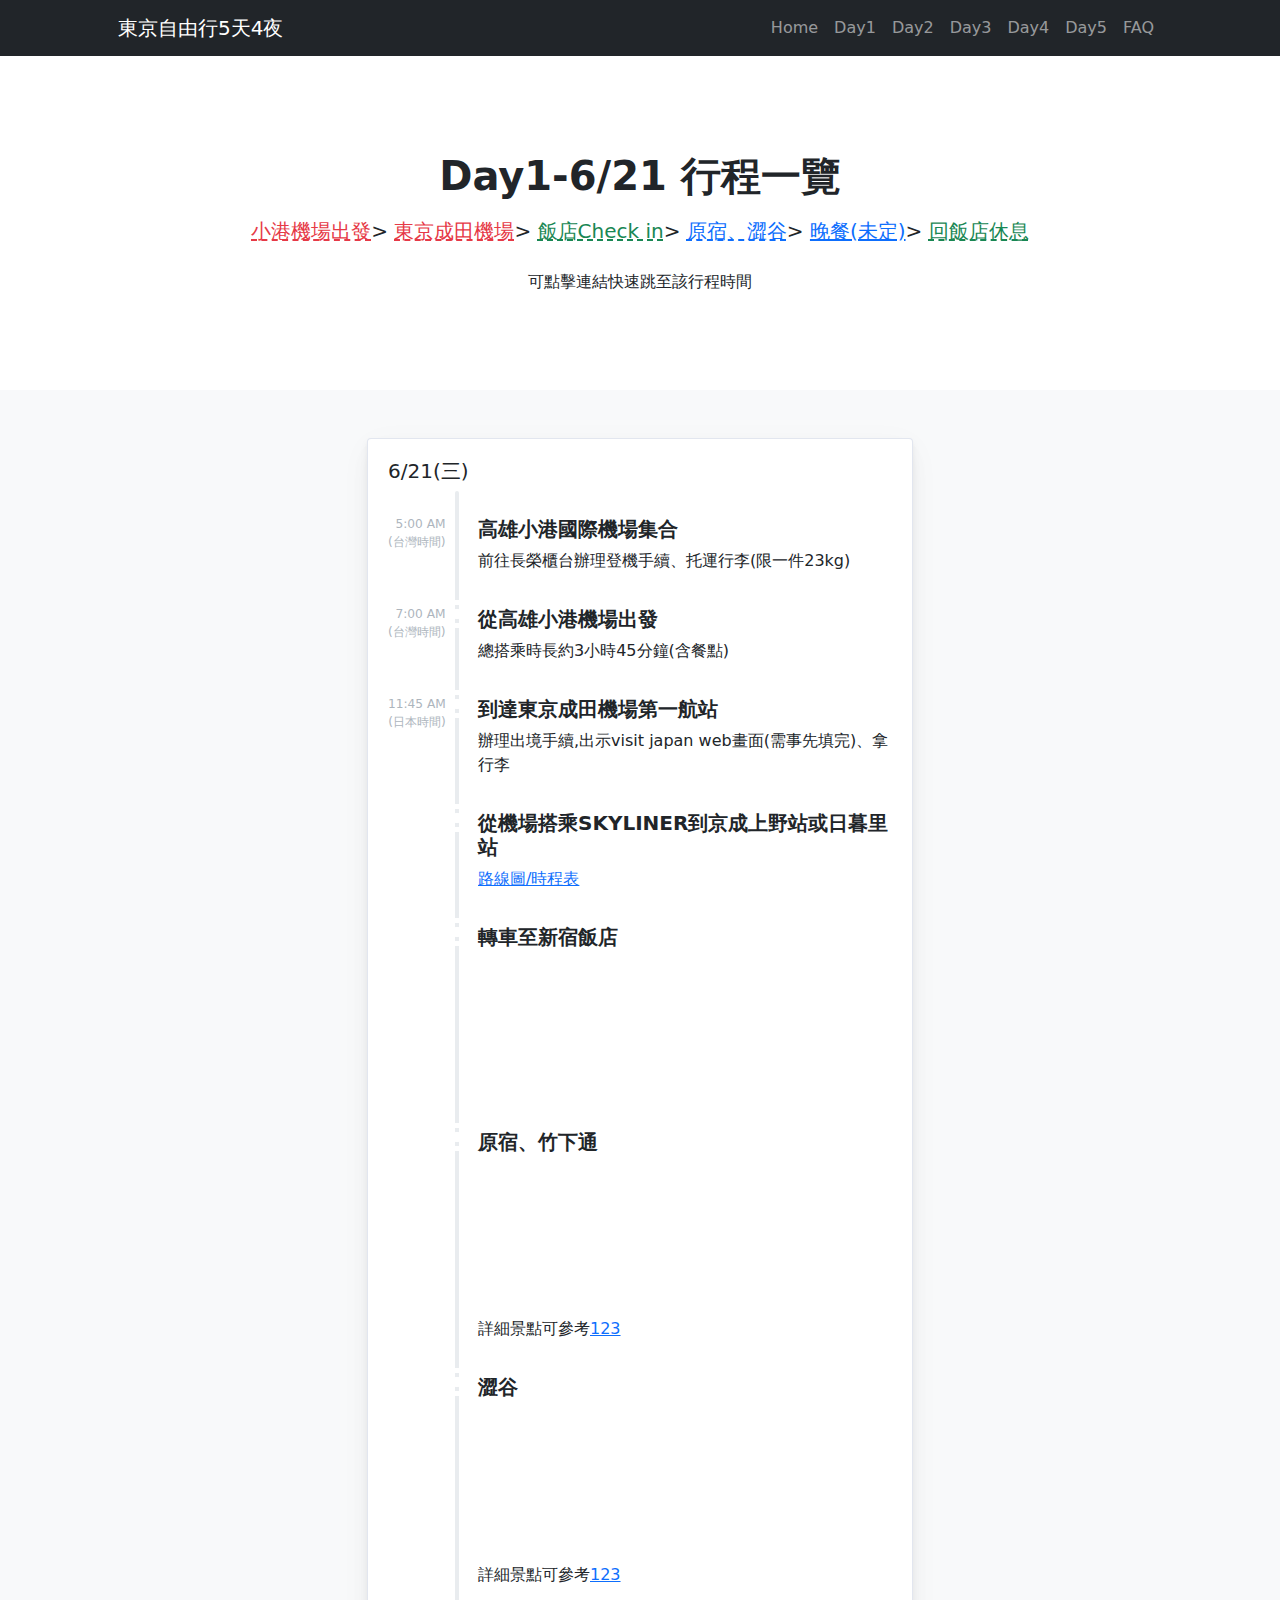
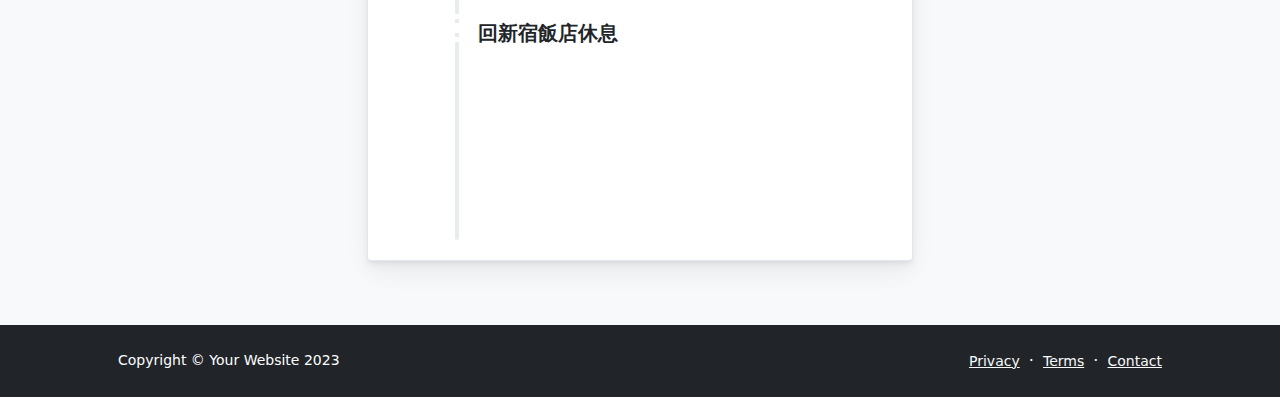
<file: Day1.html>
<!DOCTYPE html>
<html lang="en">
    <head>
        <meta charset="utf-8" />
        <meta name="viewport" content="width=device-width, initial-scale=1, shrink-to-fit=no" />
        <meta name="description" content="" />
        <meta name="author" content="" />
        <title>東京自由行5天4夜</title>
        <!-- Favicon-->
        <link rel="icon" type="image/x-icon" href="assets/favicon.ico" />
        <!-- Bootstrap icons-->
        <link href="https://cdn.jsdelivr.net/npm/bootstrap-icons@1.5.0/font/bootstrap-icons.css" rel="stylesheet" />
        <!-- Core theme CSS (includes Bootstrap)-->
        <link href="css/styles.css" rel="stylesheet" />
        <link href="css/pages.css" rel="stylesheet" />
        <link href="css/timeline.css" rel="stylesheet" />
    </head>
    <body class="d-flex flex-column">
        <main class="flex-shrink-0">
            <!-- Navigation-->
            <nav class="navbar navbar-expand-lg navbar-dark bg-dark">
                <div class="container px-5">
                    <a class="navbar-brand" href="index.html">東京自由行5天4夜</a>
                    <button class="navbar-toggler" type="button" data-bs-toggle="collapse" data-bs-target="#navbarSupportedContent" aria-controls="navbarSupportedContent" aria-expanded="false" aria-label="Toggle navigation"><span class="navbar-toggler-icon"></span></button>
                    <div class="collapse navbar-collapse" id="navbarSupportedContent">
                        <ul class="navbar-nav ms-auto mb-2 mb-lg-0">
                            <li class="nav-item"><a class="nav-link" href="index.html">Home</a></li>
                            <li class="nav-item"><a class="nav-link" href="Day1.html">Day1</a></li>
                            <li class="nav-item"><a class="nav-link" href="Day2.html">Day2</a></li>
                            <li class="nav-item"><a class="nav-link" href="Day3.html">Day3</a></li>
                            <li class="nav-item"><a class="nav-link" href="Day4.html">Day4</a></li>
                            <li class="nav-item"><a class="nav-link" href="Day5.html">Day5</a></li>
                            <li class="nav-item"><a class="nav-link" href="faq.html">FAQ</a></li>
                            <!-- <li class="nav-item dropdown">
                                <a class="nav-link dropdown-toggle" id="navbarDropdownBlog" href="#" role="button" data-bs-toggle="dropdown" aria-expanded="false">Blog</a>
                                <ul class="dropdown-menu dropdown-menu-end" aria-labelledby="navbarDropdownBlog">
                                    <li><a class="dropdown-item" href="blog-home.html">Blog Home</a></li>
                                    <li><a class="dropdown-item" href="blog-post.html">Blog Post</a></li>
                                </ul>
                            </li>
                            <li class="nav-item dropdown">
                                <a class="nav-link dropdown-toggle" id="navbarDropdownPortfolio" href="#" role="button" data-bs-toggle="dropdown" aria-expanded="false">Portfolio</a>
                                <ul class="dropdown-menu dropdown-menu-end" aria-labelledby="navbarDropdownPortfolio">
                                    <li><a class="dropdown-item" href="portfolio-overview.html">Portfolio Overview</a></li>
                                    <li><a class="dropdown-item" href="portfolio-item.html">Portfolio Item</a></li>
                                </ul>
                            </li> -->
                        </ul>
                    </div>
                </div>
            </nav>
            <!-- Header-->
            <header class="py-5">
                <div class="container">
                    <div class="row justify-content-center">
                        <div class="col-lg-12 col-xxl-10">
                            <div class="text-center my-5">
                                <h1 class="fw-bolder mb-3">Day1-6/21 行程一覽</h1>
                                <p class="lead fw-normal mb-4">
                                    <a href="#air" class="sch_link">小港機場出發</a>>
                                    <a href="#air" class="sch_link">東京成田機場</a>>
                                    <a href="#hotel" class="sch_link link_green">飯店Check in</a>>
                                    <a href="#place" class="sch_link link_blue">原宿、澀谷</a>>
                                    <a class="link_blue">晚餐(未定)</a>>
                                    <a href="#hotel2" class="sch_link link_green">回飯店休息</a></p>
                                <p>可點擊連結快速跳至該行程時間</p>
                            </div>
                        </div>
                    </div>
                </div>
            </header>
            <!-- About section one-->
            <section class="py-5 bg-light" id="scroll-target">
                <div class="container">
                    <div class="row d-flex justify-content-center">

                        <div class="col-md-6">
              
                          <div class="main-card mb-3 card">
                                                      <div class="card-body">
                                                          <h5 class="card-title">6/21(三)</h5>
                                                          <div class="vertical-timeline vertical-timeline--animate vertical-timeline--one-column">
                                                              <div class="vertical-timeline-item vertical-timeline-element" id="air">
                                                                  <div>
                                                                      <span class="vertical-timeline-element-icon bounce-in">
                                                                          <i class="badge badge-dot badge-dot-xl badge-success"></i>
                                                                      </span>
                                                                      <div class="vertical-timeline-element-content bounce-in">
                                                                          <h4 class="timeline-title">高雄小港國際機場集合</h4>
                                                                          <p>前往長榮櫃台辦理登機手續、托運行李(限一件23kg)</p>
                                                                          <span class="vertical-timeline-element-date">5:00 AM<br>(台灣時間)</span>
                                                                      </div>
                                                                  </div>
                                                              </div>
                                                              <div class="vertical-timeline-item vertical-timeline-element">
                                                                  <div>
                                                                      <span class="vertical-timeline-element-icon bounce-in">
                                                                          <i class="badge badge-dot badge-dot-xl badge-warning"> </i>
                                                                      </span>
                                                                      <div class="vertical-timeline-element-content bounce-in">
                                                                        <h4 class="timeline-title">從高雄小港機場出發</h4>
                                                                          <p>總搭乘時長約3小時45分鐘(含餐點)</p>
                                                                          <span class="vertical-timeline-element-date">7:00 AM<br>(台灣時間)</span>
                                                                      </div>
                                                                  </div>
                                                              </div>
                                                              <div class="vertical-timeline-item vertical-timeline-element">
                                                                  <div>
                                                                      <span class="vertical-timeline-element-icon bounce-in">
                                                                          <i class="badge badge-dot badge-dot-xl badge-danger"> </i>
                                                                      </span>
                                                                      <div class="vertical-timeline-element-content bounce-in">
                                                                          <h4 class="timeline-title">到達東京成田機場第一航站</h4>
                                                                          <p>辦理出境手續,出示visit japan web畫面(需事先填完)、拿行李</p>
                                                                          <span class="vertical-timeline-element-date">11:45 AM<br>(日本時間)</span>
                                                                      </div>
                                                                  </div>
                                                              </div>
                                                              <div class="vertical-timeline-item vertical-timeline-element">
                                                                  <div>
                                                                      <span class="vertical-timeline-element-icon bounce-in">
                                                                          <i class="badge badge-dot badge-dot-xl badge-primary"> </i>
                                                                      </span>
                                                                      <div class="vertical-timeline-element-content bounce-in">
                                                                          <h4 class="timeline-title">從機場搭乘skyliner到京成上野站或日暮里站</h4>
                                                                          <p><a href="https://www.keisei.co.jp/keisei/tetudou/skyliner/tc/traffic/skyliner.php">路線圖/時程表</a></p>
                                                                          <span class="vertical-timeline-element-date"></span>
                                                                      </div>
                                                                  </div>
                                                              </div>
                                                              <div class="vertical-timeline-item vertical-timeline-element" id="hotel">
                                                                <div>
                                                                    <span class="vertical-timeline-element-icon bounce-in">
                                                                        <i class="badge badge-dot badge-dot-xl badge-primary"> </i>
                                                                    </span>
                                                                    <div class="vertical-timeline-element-content bounce-in">
                                                                        <h4 class="timeline-title">轉車至新宿飯店</h4>
                                                                        <div>
                                                                            <iframe src="https://www.google.com/maps/embed?pb=!1m18!1m12!1m3!1d3240.2248680498933!2d139.70420791099343!3d35.69608362904423!2m3!1f0!2f0!3f0!3m2!1i1024!2i768!4f13.1!3m3!1m2!1s0x60188cd92cd39325%3A0x9850e4daa3f804f9!2zQlNQS-mjr-W6lyDmlrDlrr8!5e0!3m2!1szh-TW!2stw!4v1685628097866!5m2!1szh-TW!2stw" style="border:0;" allowfullscreen="" loading="lazy" referrerpolicy="no-referrer-when-downgrade"></iframe>
                                                                        </div>
                                                                        <span class="vertical-timeline-element-date"></span>
                                                                    </div>
                                                                </div>
                                                            </div>
                                                              <div class="vertical-timeline-item vertical-timeline-element" id="place">
                                                                  <div>
                                                                      <span class="vertical-timeline-element-icon bounce-in">
                                                                          <i class="badge badge-dot badge-dot-xl badge-success"> </i>
                                                                      </span>
                                                                      <div class="vertical-timeline-element-content bounce-in">
                                                                          <h4 class="timeline-title ">原宿、竹下通</h4>
                                                                          <div>
                                                                            <iframe src="https://www.google.com/maps/embed?pb=!1m18!1m12!1m3!1d3241.242167262128!2d139.70298791525855!3d35.671038680196666!2m3!1f0!2f0!3f0!3m2!1i1024!2i768!4f13.1!3m3!1m2!1s0x60188cbaf1de5995%3A0xc2becc88ea4e7eb5!2zVGFrZXNoaXRhIFN0LCAxLWNoxY1tZSBKaW5nxattYWUsIFNoaWJ1eWEgQ2l0eSwgVG9reW8gMTUwLTAwMDHml6XmnKw!5e0!3m2!1szh-TW!2stw!4v1685628455853!5m2!1szh-TW!2stw" style="border:0;" allowfullscreen="" loading="lazy" referrerpolicy="no-referrer-when-downgrade"></iframe>
                                                                          </div>
                                                                          <p>詳細景點可參考<a href="#">123</a></p>
                                                                          <span class="vertical-timeline-element-date"></span>
                                                                      </div>
                                                                  </div>
                                                              </div>
                                                              <div class="vertical-timeline-item vertical-timeline-element">
                                                                <div>
                                                                    <span class="vertical-timeline-element-icon bounce-in">
                                                                        <i class="badge badge-dot badge-dot-xl badge-success"> </i>
                                                                    </span>
                                                                    <div class="vertical-timeline-element-content bounce-in">
                                                                        <h4 class="timeline-title ">澀谷</h4>
                                                                        <div>
                                                                         <iframe src="https://www.google.com/maps/embed?pb=!1m18!1m12!1m3!1d3241.769990393228!2d139.69676488370172!3d35.65803816060126!2m3!1f0!2f0!3f0!3m2!1i1024!2i768!4f13.1!3m3!1m2!1s0x60188b563b00109f%3A0x337328def1e2ab26!2z5r6A6LC36LuK56uZ!5e0!3m2!1szh-TW!2stw!4v1685628811546!5m2!1szh-TW!2stw" style="border:0;" allowfullscreen="" loading="lazy" referrerpolicy="no-referrer-when-downgrade"></iframe>
                                                                        </div>
                                                                        <p>詳細景點可參考<a href="#">123</a></p>
                                                                        <span class="vertical-timeline-element-date"></span>
                                                                    </div>
                                                                </div>
                                                            </div>
                                                            
                                                            <div class="vertical-timeline-item vertical-timeline-element" id="hotel2">
                                                                <div>
                                                                    <span class="vertical-timeline-element-icon bounce-in">
                                                                        <i class="badge badge-dot badge-dot-xl badge-primary"> </i>
                                                                    </span>
                                                                    <div class="vertical-timeline-element-content bounce-in">
                                                                        <h4 class="timeline-title">回新宿飯店休息</h4>
                                                                        <div>
                                                                            <iframe src="https://www.google.com/maps/embed?pb=!1m18!1m12!1m3!1d3240.2248680498933!2d139.70420791099343!3d35.69608362904423!2m3!1f0!2f0!3f0!3m2!1i1024!2i768!4f13.1!3m3!1m2!1s0x60188cd92cd39325%3A0x9850e4daa3f804f9!2zQlNQS-mjr-W6lyDmlrDlrr8!5e0!3m2!1szh-TW!2stw!4v1685628097866!5m2!1szh-TW!2stw" style="border:0;" allowfullscreen="" loading="lazy" referrerpolicy="no-referrer-when-downgrade"></iframe>
                                                                        </div>
                                                                        <span class="vertical-timeline-element-date"></span>
                                                                    </div>
                                                                </div>
                                                          </div>
                                                      </div>
                                                  </div>        
                         
                      </div> </div>
                </div>
            </section>
           </main>
        <!-- Footer-->
        <footer class="bg-dark py-4 mt-auto">
            <div class="container px-5">
                <div class="row align-items-center justify-content-between flex-column flex-sm-row">
                    <div class="col-auto"><div class="small m-0 text-white">Copyright &copy; Your Website 2023</div></div>
                    <div class="col-auto">
                        <a class="link-light small" href="#!">Privacy</a>
                        <span class="text-white mx-1">&middot;</span>
                        <a class="link-light small" href="#!">Terms</a>
                        <span class="text-white mx-1">&middot;</span>
                        <a class="link-light small" href="#!">Contact</a>
                    </div>
                </div>
            </div>
        </footer>
        <!-- Bootstrap core JS-->
        <script src="https://cdn.jsdelivr.net/npm/bootstrap@5.2.3/dist/js/bootstrap.bundle.min.js"></script>
        <!-- Core theme JS-->
        <script src="js/scripts.js"></script>
    </body>
</html>
</file>
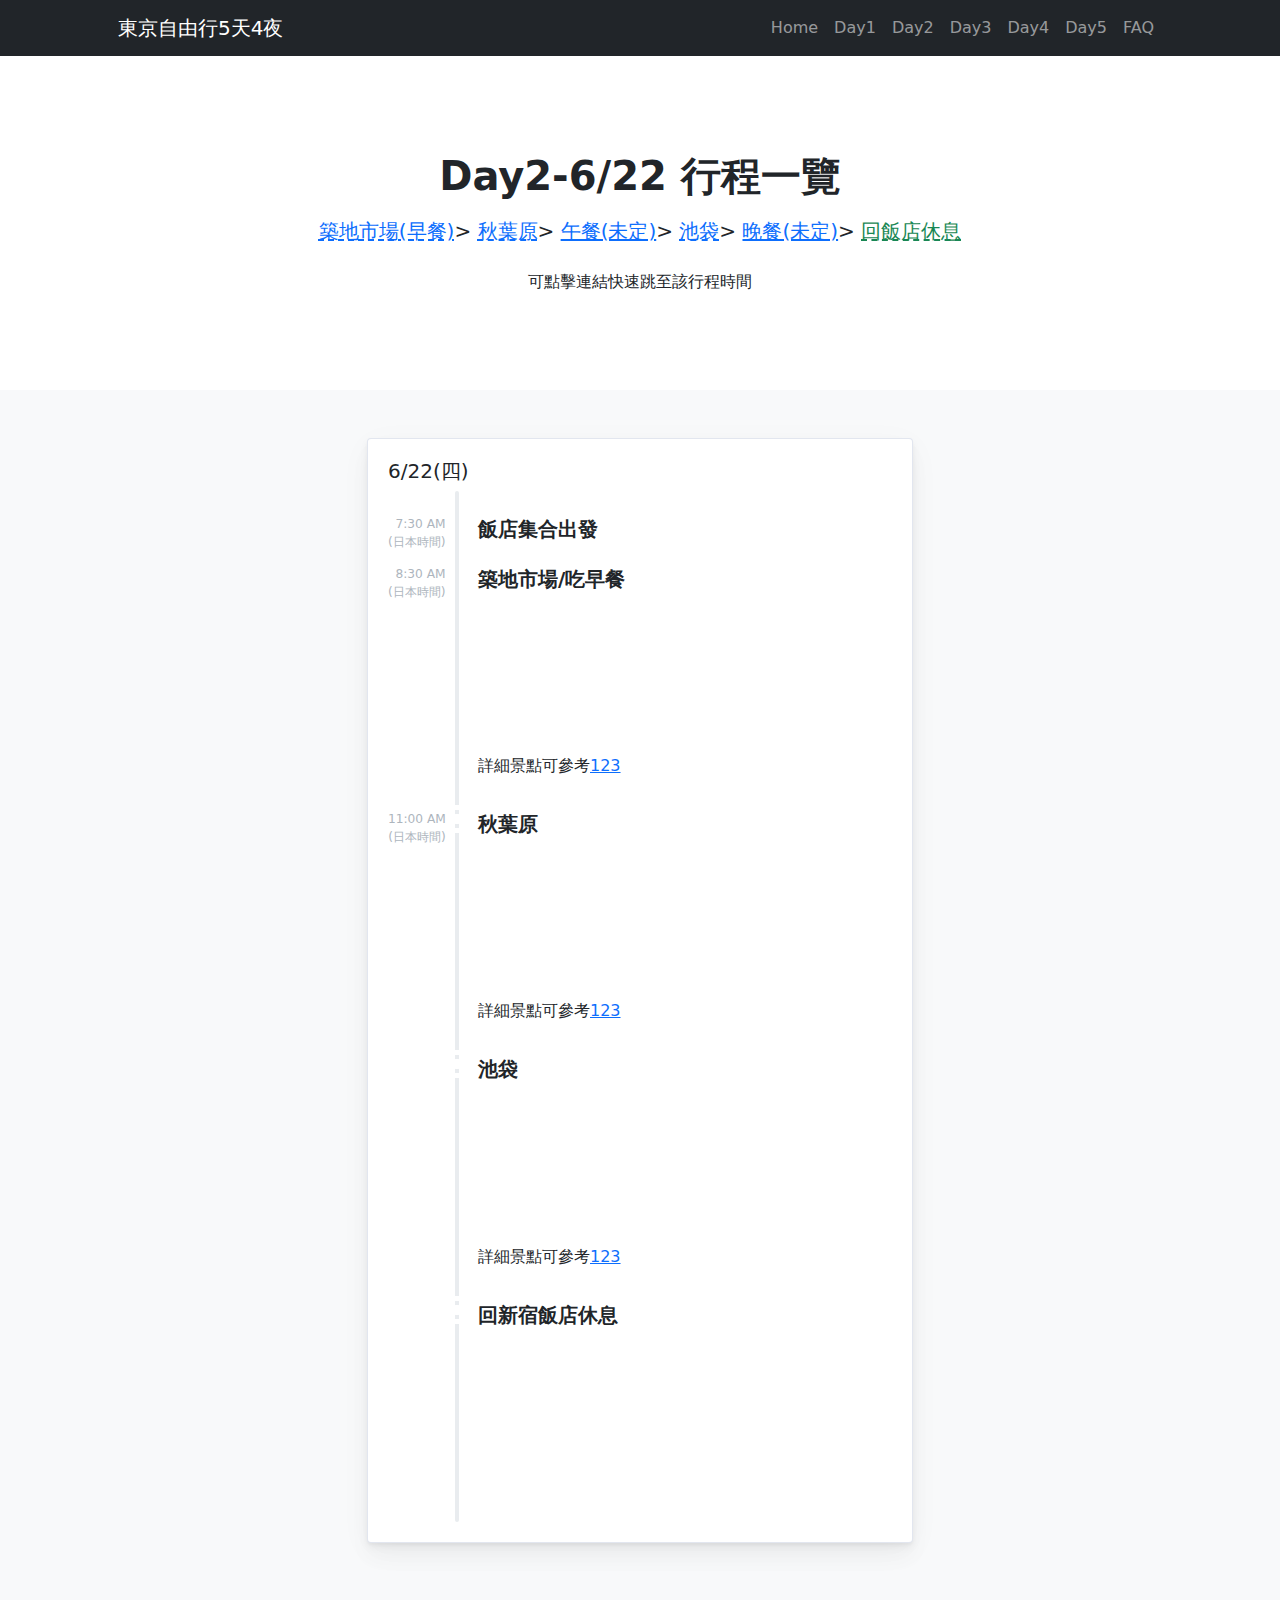
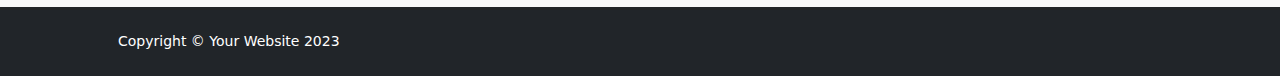
<file: Day2.html>
<!DOCTYPE html>
<html lang="en">
    <head>
        <meta charset="utf-8" />
        <meta name="viewport" content="width=device-width, initial-scale=1, shrink-to-fit=no" />
        <meta name="description" content="" />
        <meta name="author" content="" />
        <title>東京自由行5天4夜</title>
        <!-- Favicon-->
        <link rel="icon" type="image/x-icon" href="assets/favicon.ico" />
        <!-- Bootstrap icons-->
        <link href="https://cdn.jsdelivr.net/npm/bootstrap-icons@1.5.0/font/bootstrap-icons.css" rel="stylesheet" />
        <!-- Core theme CSS (includes Bootstrap)-->
        <link href="css/styles.css" rel="stylesheet" />
        <link href="css/pages.css" rel="stylesheet" />
        <link href="css/timeline.css" rel="stylesheet" />
    </head>
    <body class="d-flex flex-column">
        <main class="flex-shrink-0">
            <!-- Navigation-->
            <nav class="navbar navbar-expand-lg navbar-dark bg-dark">
                <div class="container px-5">
                    <a class="navbar-brand" href="index.html">東京自由行5天4夜</a>
                    <button class="navbar-toggler" type="button" data-bs-toggle="collapse" data-bs-target="#navbarSupportedContent" aria-controls="navbarSupportedContent" aria-expanded="false" aria-label="Toggle navigation"><span class="navbar-toggler-icon"></span></button>
                    <div class="collapse navbar-collapse" id="navbarSupportedContent">
                        <ul class="navbar-nav ms-auto mb-2 mb-lg-0">
                            <li class="nav-item"><a class="nav-link" href="index.html">Home</a></li>
                            <li class="nav-item"><a class="nav-link" href="Day1.html">Day1</a></li>
                            <li class="nav-item"><a class="nav-link" href="Day2.html">Day2</a></li>
                            <li class="nav-item"><a class="nav-link" href="Day3.html">Day3</a></li>
                            <li class="nav-item"><a class="nav-link" href="Day4.html">Day4</a></li>
                            <li class="nav-item"><a class="nav-link" href="Day5.html">Day5</a></li>
                            <li class="nav-item"><a class="nav-link" href="faq.html">FAQ</a></li>
                            <!-- <li class="nav-item dropdown">
                                <a class="nav-link dropdown-toggle" id="navbarDropdownBlog" href="#" role="button" data-bs-toggle="dropdown" aria-expanded="false">Blog</a>
                                <ul class="dropdown-menu dropdown-menu-end" aria-labelledby="navbarDropdownBlog">
                                    <li><a class="dropdown-item" href="blog-home.html">Blog Home</a></li>
                                    <li><a class="dropdown-item" href="blog-post.html">Blog Post</a></li>
                                </ul>
                            </li>
                            <li class="nav-item dropdown">
                                <a class="nav-link dropdown-toggle" id="navbarDropdownPortfolio" href="#" role="button" data-bs-toggle="dropdown" aria-expanded="false">Portfolio</a>
                                <ul class="dropdown-menu dropdown-menu-end" aria-labelledby="navbarDropdownPortfolio">
                                    <li><a class="dropdown-item" href="portfolio-overview.html">Portfolio Overview</a></li>
                                    <li><a class="dropdown-item" href="portfolio-item.html">Portfolio Item</a></li>
                                </ul>
                            </li> -->
                        </ul>
                    </div>
                </div>
            </nav>
            <!-- Header-->
            <header class="py-5">
                <div class="container">
                    <div class="row justify-content-center">
                        <div class="col-lg-12 col-xxl-10">
                            <div class="text-center my-5">
                                <h1 class="fw-bolder mb-3">Day2-6/22 行程一覽</h1>
                                <p class="lead fw-normal mb-4">
                                    <a href="#mar" class="sch_link link_blue">築地市場(早餐)</a>>
                                    <a href="#air" class="sch_link link_blue">秋葉原</a>>
                                    <a class="link_blue">午餐(未定)</a>>
                                    <a href="#sch" class="sch_link link_blue">池袋</a>>
                                    <a class="link_blue">晚餐(未定)</a>>
                                    <a href="#hotel2" class="sch_link link_green">回飯店休息</a></p>
                                <p>可點擊連結快速跳至該行程時間</p>
                            </div>
                        </div>
                    </div>
                </div>
            </header>
            <!-- About section one-->
            <section class="py-5 bg-light" id="scroll-target">
                <div class="container">
                    <div class="row d-flex justify-content-center">

                        <div class="col-md-6">
              
                          <div class="main-card mb-3 card">
                                                      <div class="card-body">
                                                          <h5 class="card-title">6/22(四)</h5>
                                                          <div class="vertical-timeline vertical-timeline--animate vertical-timeline--one-column">
                                                            <div class="vertical-timeline-item vertical-timeline-element" id="air">
                                                                <div>
                                                                    <span class="vertical-timeline-element-icon bounce-in">
                                                                        <i class="badge badge-dot badge-dot-xl badge-success"></i>
                                                                    </span>
                                                                    <div class="vertical-timeline-element-content bounce-in">
                                                                        <h4 class="timeline-title">飯店集合出發</h4>
                                                                        <span class="vertical-timeline-element-date">7:30 AM<br>(日本時間)</span>
                                                                    </div>
                                                                </div>
                                                            </div>
                                                              <div class="vertical-timeline-item vertical-timeline-element" id="mar">
                                                                  <div>
                                                                      <span class="vertical-timeline-element-icon bounce-in">
                                                                          <i class="badge badge-dot badge-dot-xl badge-success"></i>
                                                                      </span>
                                                                      <div class="vertical-timeline-element-content bounce-in">
                                                                          <h4 class="timeline-title">築地市場/吃早餐</h4>
                                                                          <span class="vertical-timeline-element-date">8:30 AM<br>(日本時間)</span>
                                                                          <div>
                                                                            <iframe src="https://www.google.com/maps/embed?pb=!1m18!1m12!1m3!1d3241.4748673280665!2d139.76816256525848!3d35.665307680198005!2m3!1f0!2f0!3f0!3m2!1i1024!2i768!4f13.1!3m3!1m2!1s0x60188bdf2f796ca7%3A0x94d281085f8a0bd4!2z56-J5Zyw5aC05aSW5biC5aC0!5e0!3m2!1szh-TW!2stw!4v1685799050757!5m2!1szh-TW!2stw" style="border:0;" allowfullscreen="" loading="lazy" referrerpolicy="no-referrer-when-downgrade"></iframe>
                                                                          </div>
                                                                          <p>詳細景點可參考<a href="#">123</a></p>
                                                                      </div>
                                                                  </div>
                                                              </div>
                                                              <div class="vertical-timeline-item vertical-timeline-element">
                                                                  <div>
                                                                      <span class="vertical-timeline-element-icon bounce-in">
                                                                          <i class="badge badge-dot badge-dot-xl badge-warning"> </i>
                                                                      </span>
                                                                      <div class="vertical-timeline-element-content bounce-in">
                                                                        <h4 class="timeline-title">秋葉原</h4>
                                                                       
                                                                          <span class="vertical-timeline-element-date">11:00 AM<br>(日本時間)</span>
                                                                          <div>
                                                                            <iframe src="https://www.google.com/maps/embed?pb=!1m18!1m12!1m3!1d3239.9772771382964!2d139.7719770755933!3d35.702176778823464!2m3!1f0!2f0!3f0!3m2!1i1024!2i768!4f13.1!3m3!1m2!1s0x60188ea73ea6f4ff%3A0x5eb9f1e50fe061e3!2z5pel5pys44CSMTEwLTAwMDYg5p2x5Lqs6YO95Y-w5p2x5Y2A56eL6JGJ5Y6f!5e0!3m2!1szh-TW!2stw!4v1685799703713!5m2!1szh-TW!2stw" style="border:0;" allowfullscreen="" loading="lazy" referrerpolicy="no-referrer-when-downgrade"></iframe>
                                                                          </div>
                                                                          <p>詳細景點可參考<a href="#">123</a></p>
                                                                      </div>
                                                                  </div>
                                                              </div>
                                                              
                                                              <div class="vertical-timeline-item vertical-timeline-element" id="sch">
                                                                  <div>
                                                                      <span class="vertical-timeline-element-icon bounce-in">
                                                                          <i class="badge badge-dot badge-dot-xl badge-danger"> </i>
                                                                      </span>
                                                                      <div class="vertical-timeline-element-content bounce-in">
                                                                          <h4 class="timeline-title">池袋</h4>
                                                                          <div><iframe src="https://www.google.com/maps/embed?pb=!1m18!1m12!1m3!1d6477.1824406798305!2d139.7018594936878!3d35.736270649049196!2m3!1f0!2f0!3f0!3m2!1i1024!2i768!4f13.1!3m3!1m2!1s0x601892a0a5585c27%3A0xb420ac39f1dc62ba!2z5pel5pys5p2x5Lqs6YO96LGQ5bO25Y2A5rGg6KKL!5e0!3m2!1szh-TW!2stw!4v1685799744600!5m2!1szh-TW!2stw" style="border:0;" allowfullscreen="" loading="lazy" referrerpolicy="no-referrer-when-downgrade"></iframe></div>
                                                                          <p>詳細景點可參考<a href="#">123</a></p>
                                                                        </div>
                                                                  </div>
                                                              </div>
                                                            <div class="vertical-timeline-item vertical-timeline-element" id="hotel2">
                                                                <div>
                                                                    <span class="vertical-timeline-element-icon bounce-in">
                                                                        <i class="badge badge-dot badge-dot-xl badge-primary"> </i>
                                                                    </span>
                                                                    <div class="vertical-timeline-element-content bounce-in">
                                                                        <h4 class="timeline-title">回新宿飯店休息</h4>
                                                                        <div>
                                                                            <iframe src="https://www.google.com/maps/embed?pb=!1m18!1m12!1m3!1d3240.2248680498933!2d139.70420791099343!3d35.69608362904423!2m3!1f0!2f0!3f0!3m2!1i1024!2i768!4f13.1!3m3!1m2!1s0x60188cd92cd39325%3A0x9850e4daa3f804f9!2zQlNQS-mjr-W6lyDmlrDlrr8!5e0!3m2!1szh-TW!2stw!4v1685628097866!5m2!1szh-TW!2stw" style="border:0;" allowfullscreen="" loading="lazy" referrerpolicy="no-referrer-when-downgrade"></iframe>
                                                                        </div>
                                                                        <span class="vertical-timeline-element-date"></span>
                                                                    </div>
                                                                </div>
                                                            
                                                              
                                                              
                                                                 
                                                              
                                                          </div>
                                                      </div>
                                                  </div>        
                         
                      </div> </div>
                </div>
            </section>
           </main>
        <!-- Footer-->
        <footer class="bg-dark py-4 mt-auto">
            <div class="container px-5">
                <div class="row align-items-center justify-content-between flex-column flex-sm-row">
                    <div class="col-auto"><div class="small m-0 text-white">Copyright &copy; Your Website 2023</div></div>
                   
                </div>
            </div>
        </footer>
        <!-- Bootstrap core JS-->
        <script src="https://cdn.jsdelivr.net/npm/bootstrap@5.2.3/dist/js/bootstrap.bundle.min.js"></script>
        <!-- Core theme JS-->
        <script src="js/scripts.js"></script>
    </body>
</html>
</file>
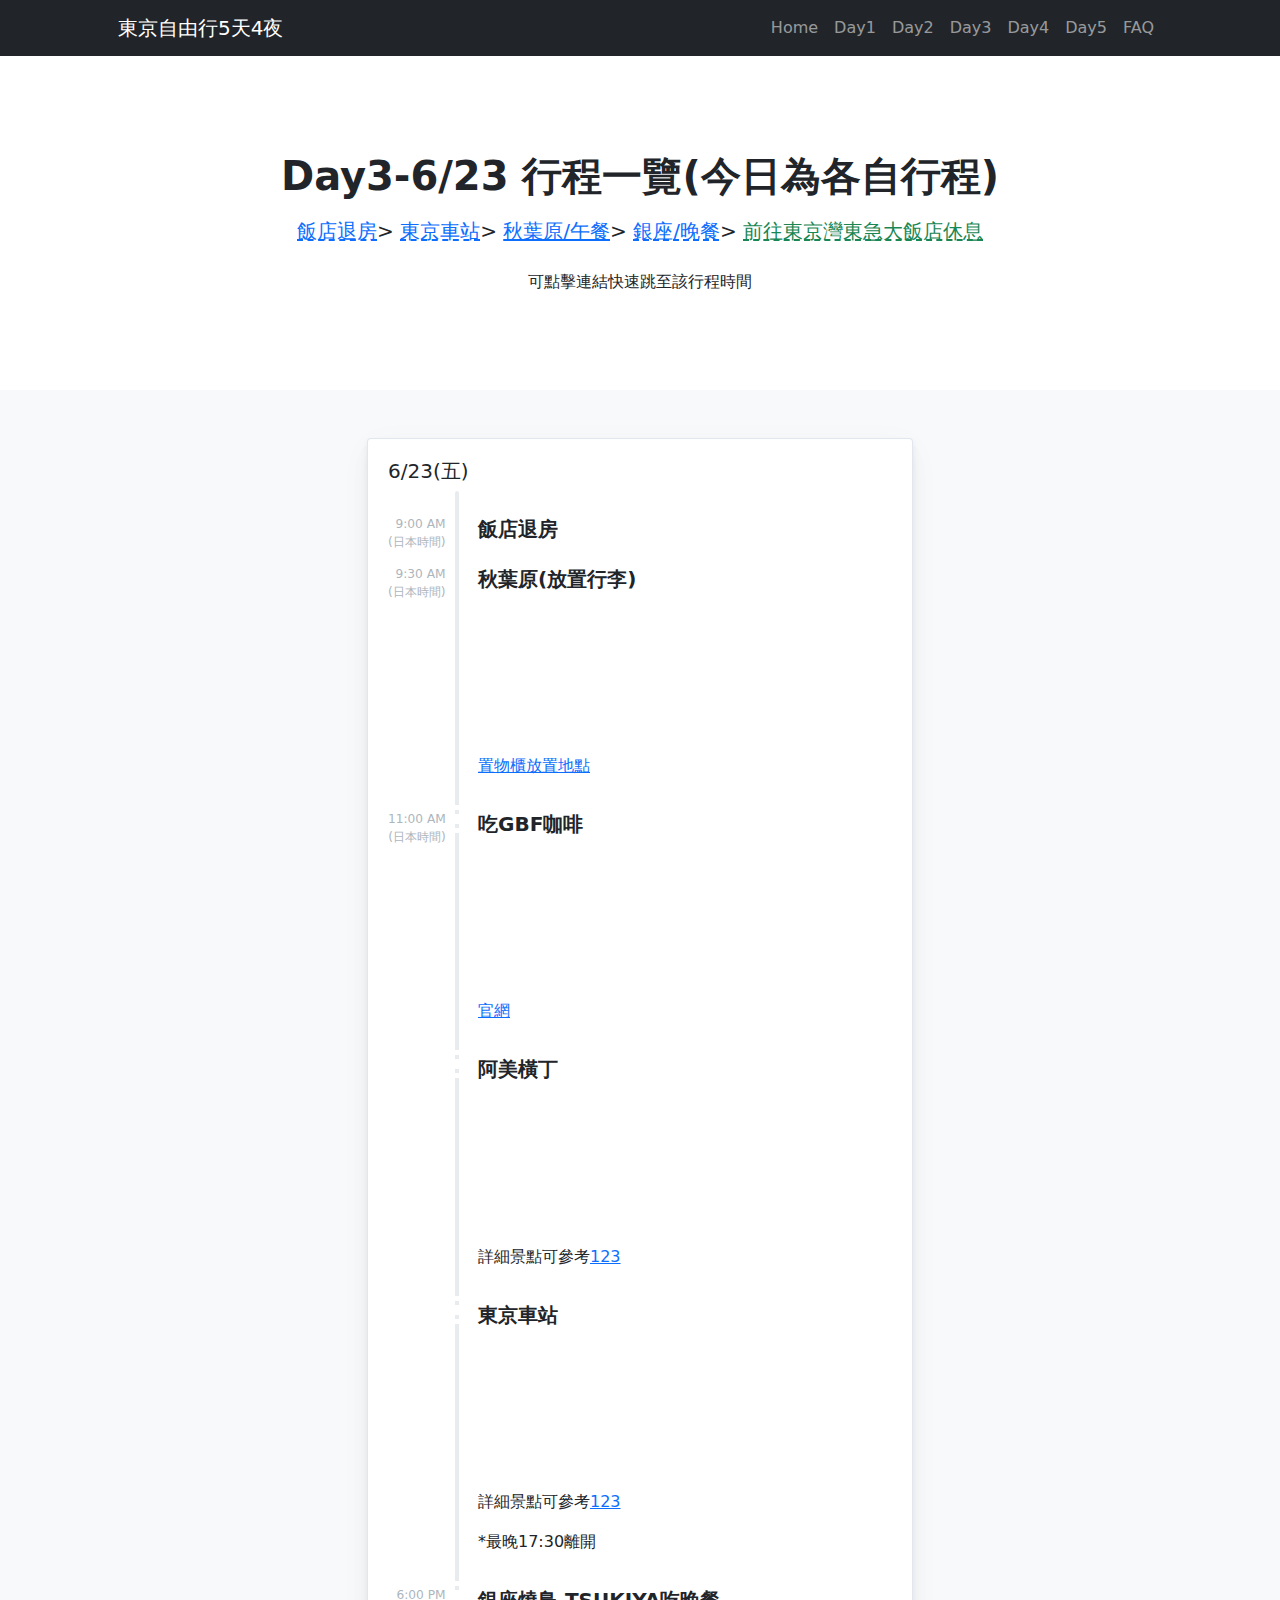
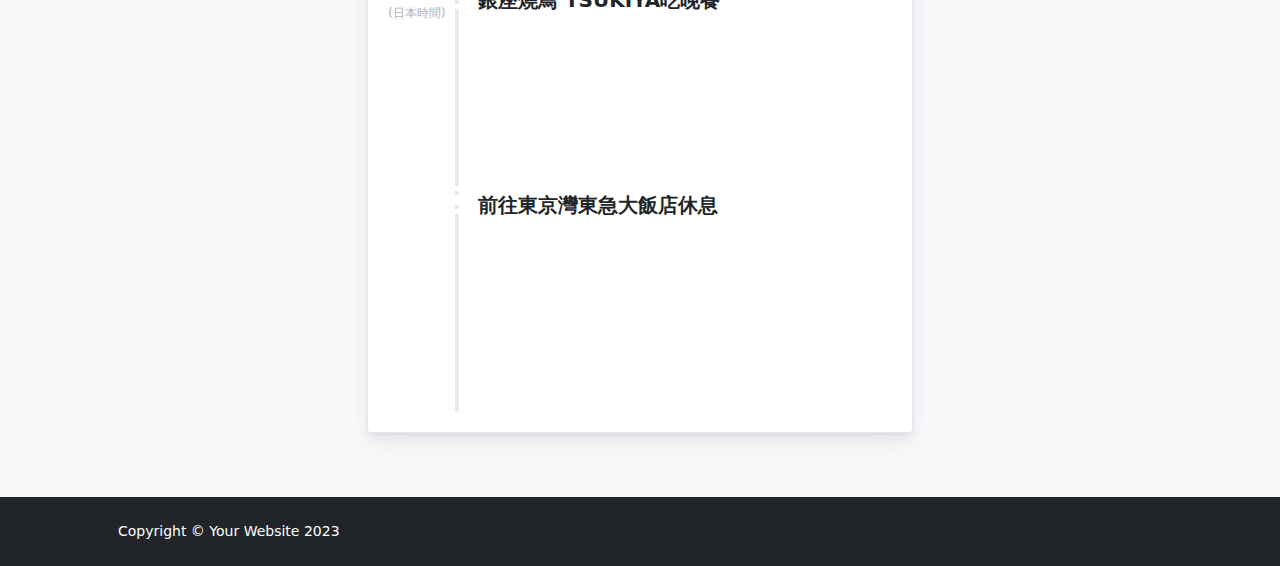
<file: Day3.html>
<!DOCTYPE html>
<html lang="en">
    <head>
        <meta charset="utf-8" />
        <meta name="viewport" content="width=device-width, initial-scale=1, shrink-to-fit=no" />
        <meta name="description" content="" />
        <meta name="author" content="" />
        <title>東京自由行5天4夜</title>
        <!-- Favicon-->
        <link rel="icon" type="image/x-icon" href="assets/favicon.ico" />
        <!-- Bootstrap icons-->
        <link href="https://cdn.jsdelivr.net/npm/bootstrap-icons@1.5.0/font/bootstrap-icons.css" rel="stylesheet" />
        <!-- Core theme CSS (includes Bootstrap)-->
        <link href="css/styles.css" rel="stylesheet" />
        <link href="css/pages.css" rel="stylesheet" />
        <link href="css/timeline.css" rel="stylesheet" />
    </head>
    <body class="d-flex flex-column">
        <main class="flex-shrink-0">
            <!-- Navigation-->
            <nav class="navbar navbar-expand-lg navbar-dark bg-dark">
                <div class="container px-5">
                    <a class="navbar-brand" href="index.html">東京自由行5天4夜</a>
                    <button class="navbar-toggler" type="button" data-bs-toggle="collapse" data-bs-target="#navbarSupportedContent" aria-controls="navbarSupportedContent" aria-expanded="false" aria-label="Toggle navigation"><span class="navbar-toggler-icon"></span></button>
                    <div class="collapse navbar-collapse" id="navbarSupportedContent">
                        <ul class="navbar-nav ms-auto mb-2 mb-lg-0">
                            <li class="nav-item"><a class="nav-link" href="index.html">Home</a></li>
                            <li class="nav-item"><a class="nav-link" href="Day1.html">Day1</a></li>
                            <li class="nav-item"><a class="nav-link" href="Day2.html">Day2</a></li>
                            <li class="nav-item"><a class="nav-link" href="Day3.html">Day3</a></li>
                            <li class="nav-item"><a class="nav-link" href="Day4.html">Day4</a></li>
                            <li class="nav-item"><a class="nav-link" href="Day5.html">Day5</a></li>
                            <li class="nav-item"><a class="nav-link" href="faq.html">FAQ</a></li>
                            <!-- <li class="nav-item dropdown">
                                <a class="nav-link dropdown-toggle" id="navbarDropdownBlog" href="#" role="button" data-bs-toggle="dropdown" aria-expanded="false">Blog</a>
                                <ul class="dropdown-menu dropdown-menu-end" aria-labelledby="navbarDropdownBlog">
                                    <li><a class="dropdown-item" href="blog-home.html">Blog Home</a></li>
                                    <li><a class="dropdown-item" href="blog-post.html">Blog Post</a></li>
                                </ul>
                            </li>
                            <li class="nav-item dropdown">
                                <a class="nav-link dropdown-toggle" id="navbarDropdownPortfolio" href="#" role="button" data-bs-toggle="dropdown" aria-expanded="false">Portfolio</a>
                                <ul class="dropdown-menu dropdown-menu-end" aria-labelledby="navbarDropdownPortfolio">
                                    <li><a class="dropdown-item" href="portfolio-overview.html">Portfolio Overview</a></li>
                                    <li><a class="dropdown-item" href="portfolio-item.html">Portfolio Item</a></li>
                                </ul>
                            </li> -->
                        </ul>
                    </div>
                </div>
            </nav>
            <!-- Header-->
            <header class="py-5">
                <div class="container">
                    <div class="row justify-content-center">
                        <div class="col-lg-12 col-xxl-10">
                            <div class="text-center my-5">
                                <h1 class="fw-bolder mb-3">Day3-6/23 行程一覽(今日為各自行程)</h1>
                                <p class="lead fw-normal mb-4">
                                    <a href="#mar" class="sch_link link_blue">飯店退房</a>>
                                    <a href="#tokyo" class="sch_link link_blue">東京車站</a>>
                                    <a class="link_blue">秋葉原/午餐</a>>
                                    <a href="#dinner" class="sch_link link_blue">銀座/晚餐</a>>
                                    <a href="#hotel2" class="sch_link link_green">前往東京灣東急大飯店休息</a></p>
                                <p>可點擊連結快速跳至該行程時間</p>
                            </div>
                        </div>
                    </div>
                </div>
            </header>
            <!-- About section one-->
            <section class="py-5 bg-light" id="scroll-target">
                <div class="container">
                    <div class="row d-flex justify-content-center">

                        <div class="col-md-6">
              
                          <div class="main-card mb-3 card">
                                                      <div class="card-body">
                                                          <h5 class="card-title">6/23(五)</h5>
                                                          <div class="vertical-timeline vertical-timeline--animate vertical-timeline--one-column">
                                                            <div class="vertical-timeline-item vertical-timeline-element" id="air">
                                                                <div>
                                                                    <span class="vertical-timeline-element-icon bounce-in">
                                                                        <i class="badge badge-dot badge-dot-xl badge-success"></i>
                                                                    </span>
                                                                    <div class="vertical-timeline-element-content bounce-in">
                                                                        <h4 class="timeline-title">飯店退房</h4>
                                                                        <span class="vertical-timeline-element-date">9:00 AM<br>(日本時間)</span>
                                                                    </div>
                                                                </div>
                                                            </div>
                                                              <div class="vertical-timeline-item vertical-timeline-element" id="mar">
                                                                  <div>
                                                                      <span class="vertical-timeline-element-icon bounce-in">
                                                                          <i class="badge badge-dot badge-dot-xl badge-success"></i>
                                                                      </span>
                                                                      <div class="vertical-timeline-element-content bounce-in">
                                                                          <h4 class="timeline-title">秋葉原(放置行李)</h4>
                                                                          <span class="vertical-timeline-element-date">9:30 AM<br>(日本時間)</span>
                                                                          <div>
                                                                            <iframe src="https://www.google.com/maps/embed?pb=!1m18!1m12!1m3!1d4581.97385877056!2d139.77269083751503!3d35.70297629199286!2m3!1f0!2f0!3f0!3m2!1i1024!2i768!4f13.1!3m3!1m2!1s0x60188ea73ea6f4ff%3A0x5eb9f1e50fe061e3!2z5pel5pys44CSMTEwLTAwMDYg5p2x5Lqs6YO95Y-w5p2x5Y2A56eL6JGJ5Y6f!5e0!3m2!1szh-TW!2stw!4v1685801373747!5m2!1szh-TW!2stw" style="border:0;" allowfullscreen="" loading="lazy" referrerpolicy="no-referrer-when-downgrade"></iframe>
                                                                          </div>
                                                                          <p><a href="https://livejapan.com/zh-tw/article-a0001461/" target="_blank">置物櫃放置地點</a></p>
                                                                      </div>
                                                                  </div>
                                                              </div>
                                                              <div class="vertical-timeline-item vertical-timeline-element">
                                                                  <div>
                                                                      <span class="vertical-timeline-element-icon bounce-in">
                                                                          <i class="badge badge-dot badge-dot-xl badge-warning"> </i>
                                                                      </span>
                                                                      <div class="vertical-timeline-element-content bounce-in">
                                                                        <h4 class="timeline-title">吃GBF咖啡</h4>
                                                                       
                                                                          <span class="vertical-timeline-element-date">11:00 AM<br>(日本時間)</span>
                                                                          <div>
                                                                            <iframe src="https://www.google.com/maps/embed?pb=!1m18!1m12!1m3!1d3240.1563053901727!2d139.76779397559326!3d35.69777102906552!2m3!1f0!2f0!3f0!3m2!1i1024!2i768!4f13.1!3m3!1m2!1s0x60188dfe63c6e021%3A0xb0d9bf6762862c58!2sGrandcypher%20KITCHEN!5e0!3m2!1szh-TW!2stw!4v1685801567755!5m2!1szh-TW!2stw" style="border:0;" allowfullscreen="" loading="lazy" referrerpolicy="no-referrer-when-downgrade"></iframe>
                                                                          </div>
                                                                          <p><a href="https://www.pasela.co.jp/paselabo_shop/grandcypher-kitchen/" target="_blank">官網</a></p>
                                                                      </div>
                                                                  </div>
                                                              </div>
                                                              
                                                              <div class="vertical-timeline-item vertical-timeline-element">
                                                                  <div>
                                                                      <span class="vertical-timeline-element-icon bounce-in">
                                                                          <i class="badge badge-dot badge-dot-xl badge-danger"> </i>
                                                                      </span>
                                                                      <div class="vertical-timeline-element-content bounce-in">
                                                                          <h4 class="timeline-title">阿美橫丁</h4>
                                                                          <div>
                                                                            <iframe src="https://www.google.com/maps/embed?pb=!1m18!1m12!1m3!1d3239.737812869852!2d139.77307256293471!3d35.708069076311574!2m3!1f0!2f0!3f0!3m2!1i1024!2i768!4f13.1!3m3!1m2!1s0x60188f00af83b787%3A0x654b0a29a45fcf0a!2z6Zi_576O5qmr5LiB!5e0!3m2!1szh-TW!2stw!4v1685801674920!5m2!1szh-TW!2stw" style="border:0;" allowfullscreen="" loading="lazy" referrerpolicy="no-referrer-when-downgrade"></iframe>
                                                                          </div>
                                                                          <p>詳細景點可參考<a href="#">123</a></p>
                                                                        </div>
                                                                  </div>
                                                              </div>
                                                              <div class="vertical-timeline-item vertical-timeline-element" id="tokyo">
                                                                <div>
                                                                    <span class="vertical-timeline-element-icon bounce-in">
                                                                        <i class="badge badge-dot badge-dot-xl badge-danger"> </i>
                                                                    </span>
                                                                    <div class="vertical-timeline-element-content bounce-in">
                                                                        <h4 class="timeline-title">東京車站</h4>
                                                                        <div>
                                                                            <iframe src="https://www.google.com/maps/embed?pb=!1m18!1m12!1m3!1d3240.827853707433!2d139.7645498755925!3d35.681240529973756!2m3!1f0!2f0!3f0!3m2!1i1024!2i768!4f13.1!3m3!1m2!1s0x60188bfbd89f700b%3A0x277c49ba34ed38!2z5p2x5Lqs6LuK56uZ!5e0!3m2!1szh-TW!2stw!4v1685801740090!5m2!1szh-TW!2stw" style="border:0;" allowfullscreen="" loading="lazy" referrerpolicy="no-referrer-when-downgrade"></iframe>
                                                                        </div>
                                                                        <p>詳細景點可參考<a href="#">123</a></p>
                                                                        <p>*最晚17:30離開</a></p>

                                                                      </div>
                                                                </div>
                                                            </div>
                                                            <div class="vertical-timeline-item vertical-timeline-element" id="dinner">
                                                                <div>
                                                                    <span class="vertical-timeline-element-icon bounce-in">
                                                                        <i class="badge badge-dot badge-dot-xl badge-danger"> </i>
                                                                    </span>
                                                                    <div class="vertical-timeline-element-content bounce-in">
                                                                        <h4 class="timeline-title">銀座燒鳥 TSUKIYA吃晚餐</h4>
                                                                        <span class="vertical-timeline-element-date">6:00 PM<br>(日本時間)</span>
                                                                        <div>
                                                                            <iframe src="https://www.google.com/maps/embed?pb=!1m14!1m8!1m3!1d1620.6399183763249!2d139.761096!3d35.670111!3m2!1i1024!2i768!4f13.1!3m3!1m2!1s0x60188be8cb6f8195%3A0x402ba17f22c80131!2sBellea%20Esthetic%20Salon!5e0!3m2!1szh-TW!2sus!4v1685801939516!5m2!1szh-TW!2sus" style="border:0;" allowfullscreen="" loading="lazy" referrerpolicy="no-referrer-when-downgrade"></iframe>
                                                                        </div>
                                                                      </div>
                                                                </div>
                                                            </div>
                                                            <div class="vertical-timeline-item vertical-timeline-element" id="hotel2">
                                                                <div>
                                                                    <span class="vertical-timeline-element-icon bounce-in">
                                                                        <i class="badge badge-dot badge-dot-xl badge-primary"> </i>
                                                                    </span>
                                                                    <div class="vertical-timeline-element-content bounce-in">
                                                                        <h4 class="timeline-title">前往東京灣東急大飯店休息</h4>
                                                                        <div>
                                                                            <iframe src="https://www.google.com/maps/embed?pb=!1m18!1m12!1m3!1d3242.609124969868!2d139.92932317559067!3d35.63736143238301!2m3!1f0!2f0!3f0!3m2!1i1024!2i768!4f13.1!3m3!1m2!1s0x60187c2b8b9d9e23%3A0x1cf4cdda3244277c!2z5p2x5Lqs54Gj5p2x5oCl5aSn6aOv5bqX!5e0!3m2!1szh-TW!2sus!4v1685802010644!5m2!1szh-TW!2sus" style="border:0;" allowfullscreen="" loading="lazy" referrerpolicy="no-referrer-when-downgrade"></iframe>     
                                                                        </div>                                                                   </div>
                                                                        <span class="vertical-timeline-element-date"></span>
                                                                    </div>
                                                                </div>
                                                            
                                                              
                                                              
                                                                 
                                                              
                                                          </div>
                                                      </div>
                                                  </div>        
                         
                      </div> </div>
                </div>
            </section>
           </main>
        <!-- Footer-->
        <footer class="bg-dark py-4 mt-auto">
            <div class="container px-5">
                <div class="row align-items-center justify-content-between flex-column flex-sm-row">
                    <div class="col-auto"><div class="small m-0 text-white">Copyright &copy; Your Website 2023</div></div>
                   
                </div>
            </div>
        </footer>
        <!-- Bootstrap core JS-->
        <script src="https://cdn.jsdelivr.net/npm/bootstrap@5.2.3/dist/js/bootstrap.bundle.min.js"></script>
        <!-- Core theme JS-->
        <script src="js/scripts.js"></script>
    </body>
</html>
</file>
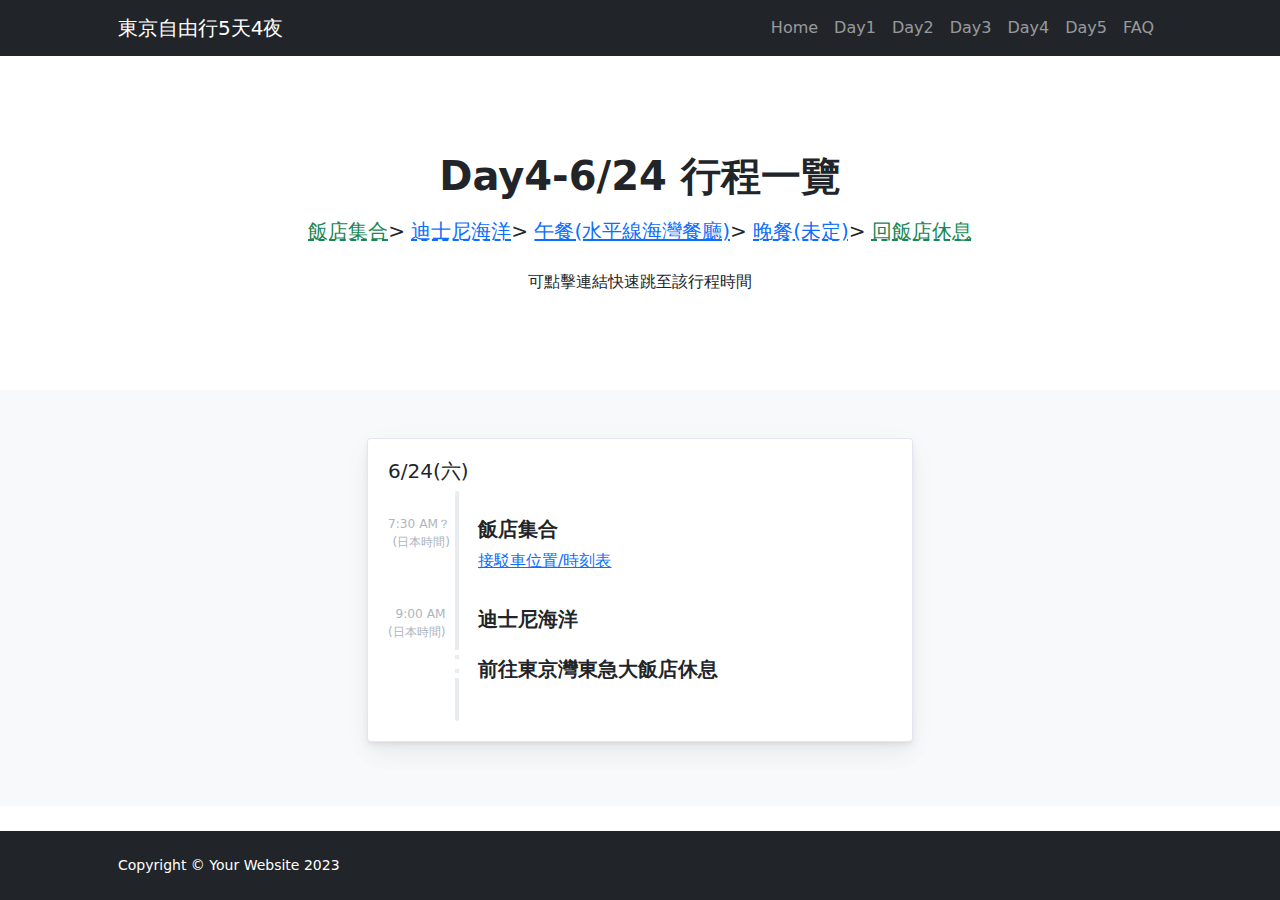
<file: Day4.html>
<!DOCTYPE html>
<html lang="en">
    <head>
        <meta charset="utf-8" />
        <meta name="viewport" content="width=device-width, initial-scale=1, shrink-to-fit=no" />
        <meta name="description" content="" />
        <meta name="author" content="" />
        <title>東京自由行5天4夜</title>
        <!-- Favicon-->
        <link rel="icon" type="image/x-icon" href="assets/favicon.ico" />
        <!-- Bootstrap icons-->
        <link href="https://cdn.jsdelivr.net/npm/bootstrap-icons@1.5.0/font/bootstrap-icons.css" rel="stylesheet" />
        <!-- Core theme CSS (includes Bootstrap)-->
        <link href="css/styles.css" rel="stylesheet" />
        <link href="css/pages.css" rel="stylesheet" />
        <link href="css/timeline.css" rel="stylesheet" />
    </head>
    <body class="d-flex flex-column">
        <main class="flex-shrink-0">
            <!-- Navigation-->
            <nav class="navbar navbar-expand-lg navbar-dark bg-dark">
                <div class="container px-5">
                    <a class="navbar-brand" href="index.html">東京自由行5天4夜</a>
                    <button class="navbar-toggler" type="button" data-bs-toggle="collapse" data-bs-target="#navbarSupportedContent" aria-controls="navbarSupportedContent" aria-expanded="false" aria-label="Toggle navigation"><span class="navbar-toggler-icon"></span></button>
                    <div class="collapse navbar-collapse" id="navbarSupportedContent">
                        <ul class="navbar-nav ms-auto mb-2 mb-lg-0">
                            <li class="nav-item"><a class="nav-link" href="index.html">Home</a></li>
                            <li class="nav-item"><a class="nav-link" href="Day1.html">Day1</a></li>
                            <li class="nav-item"><a class="nav-link" href="Day2.html">Day2</a></li>
                            <li class="nav-item"><a class="nav-link" href="Day3.html">Day3</a></li>
                            <li class="nav-item"><a class="nav-link" href="Day4.html">Day4</a></li>
                            <li class="nav-item"><a class="nav-link" href="Day5.html">Day5</a></li>
                            <li class="nav-item"><a class="nav-link" href="faq.html">FAQ</a></li>
                            <!-- <li class="nav-item dropdown">
                                <a class="nav-link dropdown-toggle" id="navbarDropdownBlog" href="#" role="button" data-bs-toggle="dropdown" aria-expanded="false">Blog</a>
                                <ul class="dropdown-menu dropdown-menu-end" aria-labelledby="navbarDropdownBlog">
                                    <li><a class="dropdown-item" href="blog-home.html">Blog Home</a></li>
                                    <li><a class="dropdown-item" href="blog-post.html">Blog Post</a></li>
                                </ul>
                            </li>
                            <li class="nav-item dropdown">
                                <a class="nav-link dropdown-toggle" id="navbarDropdownPortfolio" href="#" role="button" data-bs-toggle="dropdown" aria-expanded="false">Portfolio</a>
                                <ul class="dropdown-menu dropdown-menu-end" aria-labelledby="navbarDropdownPortfolio">
                                    <li><a class="dropdown-item" href="portfolio-overview.html">Portfolio Overview</a></li>
                                    <li><a class="dropdown-item" href="portfolio-item.html">Portfolio Item</a></li>
                                </ul>
                            </li> -->
                        </ul>
                    </div>
                </div>
            </nav>
            <!-- Header-->
            <header class="py-5">
                <div class="container">
                    <div class="row justify-content-center">
                        <div class="col-lg-12 col-xxl-10">
                            <div class="text-center my-5">
                                <h1 class="fw-bolder mb-3">Day4-6/24 行程一覽</h1>
                                <p class="lead fw-normal mb-4">
                                    <a href="#mar" class="sch_link link_green">飯店集合</a>>
                                    <a href="#air" class="sch_link link_blue">迪士尼海洋</a>>
                                    <a class="link_blue">午餐(水平線海灣餐廳)</a>>
                                    <a href="#hotel" class="sch_link link_blue">晚餐(未定)</a>>
                                    <a href="#hotel2" class="sch_link link_green">回飯店休息</a></p>
                                <p>可點擊連結快速跳至該行程時間</p>
                            </div>
                        </div>
                    </div>
                </div>
            </header>
            <!-- About section one-->
            <section class="py-5 bg-light" id="scroll-target">
                <div class="container">
                    <div class="row d-flex justify-content-center">

                        <div class="col-md-6">
              
                          <div class="main-card mb-3 card">
                                                      <div class="card-body">
                                                          <h5 class="card-title">6/24(六)</h5>
                                                          <div class="vertical-timeline vertical-timeline--animate vertical-timeline--one-column">
                                                            <div class="vertical-timeline-item vertical-timeline-element" id="air">
                                                                <div>
                                                                    <span class="vertical-timeline-element-icon bounce-in">
                                                                        <i class="badge badge-dot badge-dot-xl badge-success"></i>
                                                                    </span>
                                                                    <div class="vertical-timeline-element-content bounce-in">
                                                                        <h4 class="timeline-title">飯店集合</h4>
                                                                        <span class="vertical-timeline-element-date">7:30 AM？<br>(日本時間)</span>
                                                                        <p><a href="https://www.tokyuhotels.co.jp/tokyobay-h/access/index.html">接駁車位置/時刻表</a></p>
                                                                    </div>
                                                                   
                                                                </div>
                                                            </div>
                                                              <div class="vertical-timeline-item vertical-timeline-element" id="mar">
                                                                  <div>
                                                                      <span class="vertical-timeline-element-icon bounce-in">
                                                                          <i class="badge badge-dot badge-dot-xl badge-success"></i>
                                                                      </span>
                                                                      <div class="vertical-timeline-element-content bounce-in">
                                                                          <h4 class="timeline-title">迪士尼海洋</h4>
                                                                          <span class="vertical-timeline-element-date">9:00 AM<br>(日本時間)</span>
                                                                         
                                                                    
                                                                      </div>
                                                                  </div>
                                                              </div>
                                                            <div class="vertical-timeline-item vertical-timeline-element" id="hotel2">
                                                                <div>
                                                                    <span class="vertical-timeline-element-icon bounce-in">
                                                                        <i class="badge badge-dot badge-dot-xl badge-primary"> </i>
                                                                    </span>
                                                                    <div class="vertical-timeline-element-content bounce-in">
                                                                        <h4 class="timeline-title">前往東京灣東急大飯店休息</h4>                                                           </div>
                                                                        
                                                                    </div>
                                                                </div>
                                                            
                                                              
                                                              
                                                                 
                                                              
                                                          </div>
                                                      </div>
                                                  </div>        
                         
                      </div> </div>
                </div>
            </section>
           </main>
        <!-- Footer-->
        <footer class="bg-dark py-4 mt-auto">
            <div class="container px-5">
                <div class="row align-items-center justify-content-between flex-column flex-sm-row">
                    <div class="col-auto"><div class="small m-0 text-white">Copyright &copy; Your Website 2023</div></div>
                   
                </div>
            </div>
        </footer>
        <!-- Bootstrap core JS-->
        <script src="https://cdn.jsdelivr.net/npm/bootstrap@5.2.3/dist/js/bootstrap.bundle.min.js"></script>
        <!-- Core theme JS-->
        <script src="js/scripts.js"></script>
    </body>
</html>
</file>
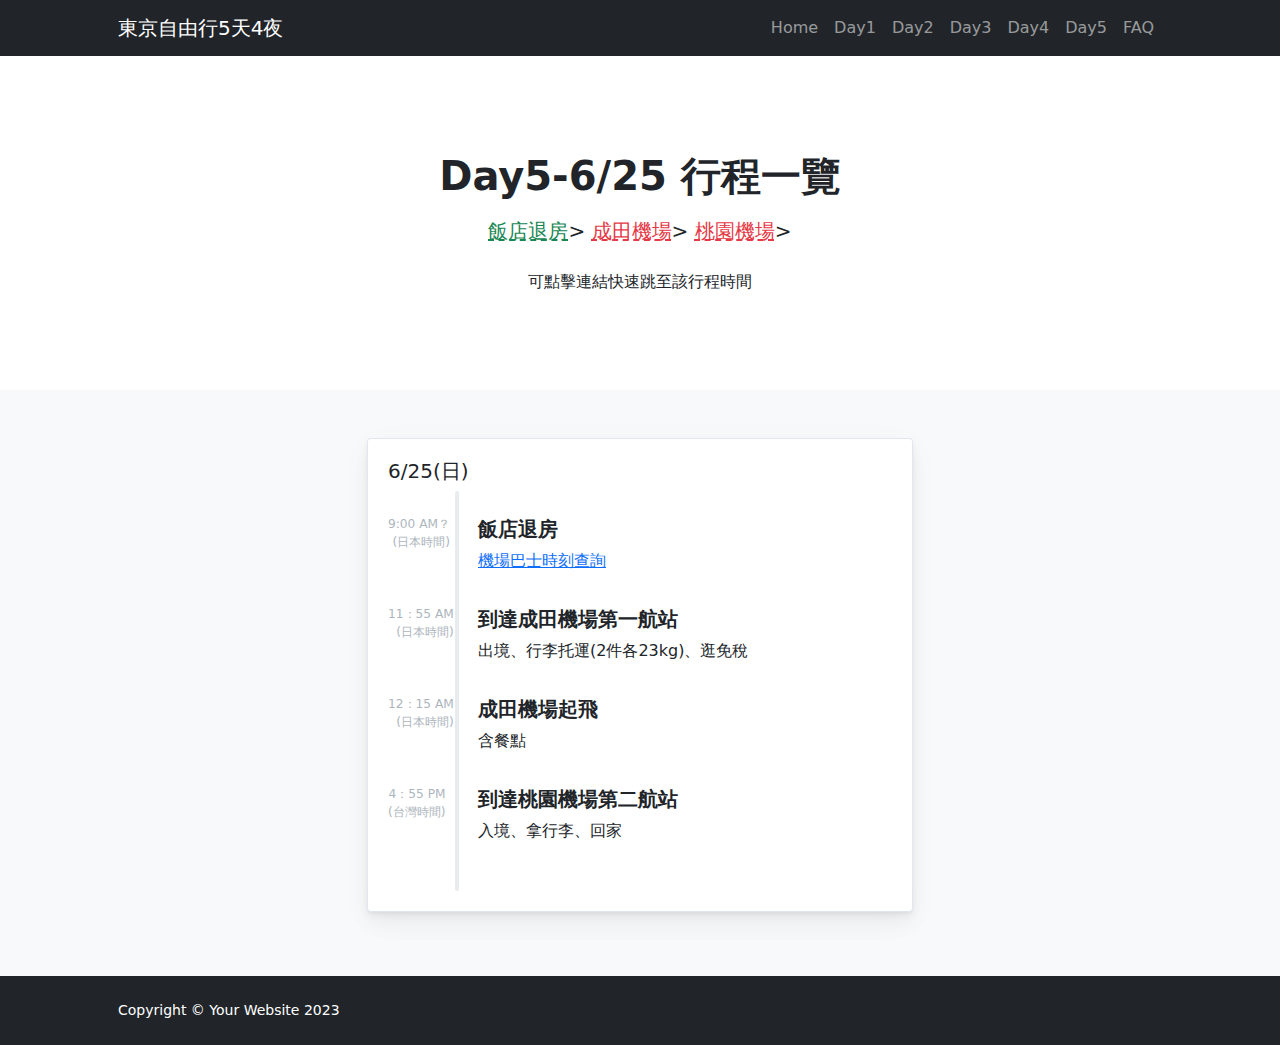
<file: Day5.html>
<!DOCTYPE html>
<html lang="en">
    <head>
        <meta charset="utf-8" />
        <meta name="viewport" content="width=device-width, initial-scale=1, shrink-to-fit=no" />
        <meta name="description" content="" />
        <meta name="author" content="" />
        <title>東京自由行5天4夜</title>
        <!-- Favicon-->
        <link rel="icon" type="image/x-icon" href="assets/favicon.ico" />
        <!-- Bootstrap icons-->
        <link href="https://cdn.jsdelivr.net/npm/bootstrap-icons@1.5.0/font/bootstrap-icons.css" rel="stylesheet" />
        <!-- Core theme CSS (includes Bootstrap)-->
        <link href="css/styles.css" rel="stylesheet" />
        <link href="css/pages.css" rel="stylesheet" />
        <link href="css/timeline.css" rel="stylesheet" />
    </head>
    <body class="d-flex flex-column">
        <main class="flex-shrink-0">
            <!-- Navigation-->
            <nav class="navbar navbar-expand-lg navbar-dark bg-dark">
                <div class="container px-5">
                    <a class="navbar-brand" href="index.html">東京自由行5天4夜</a>
                    <button class="navbar-toggler" type="button" data-bs-toggle="collapse" data-bs-target="#navbarSupportedContent" aria-controls="navbarSupportedContent" aria-expanded="false" aria-label="Toggle navigation"><span class="navbar-toggler-icon"></span></button>
                    <div class="collapse navbar-collapse" id="navbarSupportedContent">
                        <ul class="navbar-nav ms-auto mb-2 mb-lg-0">
                            <li class="nav-item"><a class="nav-link" href="index.html">Home</a></li>
                            <li class="nav-item"><a class="nav-link" href="Day1.html">Day1</a></li>
                            <li class="nav-item"><a class="nav-link" href="Day2.html">Day2</a></li>
                            <li class="nav-item"><a class="nav-link" href="Day3.html">Day3</a></li>
                            <li class="nav-item"><a class="nav-link" href="Day4.html">Day4</a></li>
                            <li class="nav-item"><a class="nav-link" href="Day5.html">Day5</a></li>
                            <li class="nav-item"><a class="nav-link" href="faq.html">FAQ</a></li>
                            <!-- <li class="nav-item dropdown">
                                <a class="nav-link dropdown-toggle" id="navbarDropdownBlog" href="#" role="button" data-bs-toggle="dropdown" aria-expanded="false">Blog</a>
                                <ul class="dropdown-menu dropdown-menu-end" aria-labelledby="navbarDropdownBlog">
                                    <li><a class="dropdown-item" href="blog-home.html">Blog Home</a></li>
                                    <li><a class="dropdown-item" href="blog-post.html">Blog Post</a></li>
                                </ul>
                            </li>
                            <li class="nav-item dropdown">
                                <a class="nav-link dropdown-toggle" id="navbarDropdownPortfolio" href="#" role="button" data-bs-toggle="dropdown" aria-expanded="false">Portfolio</a>
                                <ul class="dropdown-menu dropdown-menu-end" aria-labelledby="navbarDropdownPortfolio">
                                    <li><a class="dropdown-item" href="portfolio-overview.html">Portfolio Overview</a></li>
                                    <li><a class="dropdown-item" href="portfolio-item.html">Portfolio Item</a></li>
                                </ul>
                            </li> -->
                        </ul>
                    </div>
                </div>
            </nav>
            <!-- Header-->
            <header class="py-5">
                <div class="container">
                    <div class="row justify-content-center">
                        <div class="col-lg-12 col-xxl-10">
                            <div class="text-center my-5">
                                <h1 class="fw-bolder mb-3">Day5-6/25 行程一覽</h1>
                                <p class="lead fw-normal mb-4">
                                    <a href="#mar" class="sch_link link_green">飯店退房</a>>
                                    <a href="#air" class="sch_link">成田機場</a>>
                                    <a href="#air" class="sch_link">桃園機場</a>>
                                <p>可點擊連結快速跳至該行程時間</p>
                            </div>
                        </div>
                    </div>
                </div>
            </header>
            <!-- About section one-->
            <section class="py-5 bg-light" id="scroll-target">
                <div class="container">
                    <div class="row d-flex justify-content-center">

                        <div class="col-md-6">
              
                          <div class="main-card mb-3 card">
                                                      <div class="card-body">
                                                          <h5 class="card-title">6/25(日)</h5>
                                                          <div class="vertical-timeline vertical-timeline--animate vertical-timeline--one-column">
                                                            <div class="vertical-timeline-item vertical-timeline-element" id="air">
                                                                <div>
                                                                    <span class="vertical-timeline-element-icon bounce-in">
                                                                        <i class="badge badge-dot badge-dot-xl badge-success"></i>
                                                                    </span>
                                                                    <div class="vertical-timeline-element-content bounce-in">
                                                                        <h4 class="timeline-title">飯店退房</h4>
                                                                        <span class="vertical-timeline-element-date">9:00 AM？<br>(日本時間)</span>
                                                                        <p><a href="https://webservice.limousinebus.co.jp/web/jp/ReservationTop.aspx">機場巴士時刻查詢</a></p>
                                                                    </div>
                                                                   
                                                                </div>
                                                            </div>
                                                              <div class="vertical-timeline-item vertical-timeline-element" id="mar">
                                                                  <div>
                                                                      <span class="vertical-timeline-element-icon bounce-in">
                                                                          <i class="badge badge-dot badge-dot-xl badge-success"></i>
                                                                      </span>
                                                                      <div class="vertical-timeline-element-content bounce-in">
                                                                          <h4 class="timeline-title">到達成田機場第一航站</h4>
                                                                          <span class="vertical-timeline-element-date">11：55 AM<br>(日本時間)</span>
                                                                          <p>出境、行李托運(2件各23kg)、逛免稅</p>
                                                                      </div>
                                                                  </div>
                                                              </div>
                                                              <div class="vertical-timeline-item vertical-timeline-element" id="mar">
                                                                <div>
                                                                    <span class="vertical-timeline-element-icon bounce-in">
                                                                        <i class="badge badge-dot badge-dot-xl badge-success"></i>
                                                                    </span>
                                                                    <div class="vertical-timeline-element-content bounce-in">
                                                                        <h4 class="timeline-title">成田機場起飛</h4>
                                                                        <span class="vertical-timeline-element-date">12：15 AM<br>(日本時間)</span>
                                                                        <p>含餐點</p>
                                                                    </div>
                                                                </div>
                                                            </div>
                                                            <div class="vertical-timeline-item vertical-timeline-element" id="mar">
                                                                <div>
                                                                    <span class="vertical-timeline-element-icon bounce-in">
                                                                        <i class="badge badge-dot badge-dot-xl badge-success"></i>
                                                                    </span>
                                                                    <div class="vertical-timeline-element-content bounce-in">
                                                                        <h4 class="timeline-title">到達桃園機場第二航站</h4>
                                                                        <span class="vertical-timeline-element-date">4：55 PM<br>(台灣時間)</span>
                                                                        <p>入境、拿行李、回家</p>
                                                                    </div>
                                                                </div>
                                                           
                                                      </div>
                                                  </div>        
                         
                      </div> </div>
                </div>
            </section>
           </main>
        <!-- Footer-->
        <footer class="bg-dark py-4 mt-auto">
            <div class="container px-5">
                <div class="row align-items-center justify-content-between flex-column flex-sm-row">
                    <div class="col-auto"><div class="small m-0 text-white">Copyright &copy; Your Website 2023</div></div>
                   
                </div>
            </div>
        </footer>
        <!-- Bootstrap core JS-->
        <script src="https://cdn.jsdelivr.net/npm/bootstrap@5.2.3/dist/js/bootstrap.bundle.min.js"></script>
        <!-- Core theme JS-->
        <script src="js/scripts.js"></script>
    </body>
</html>
</file>
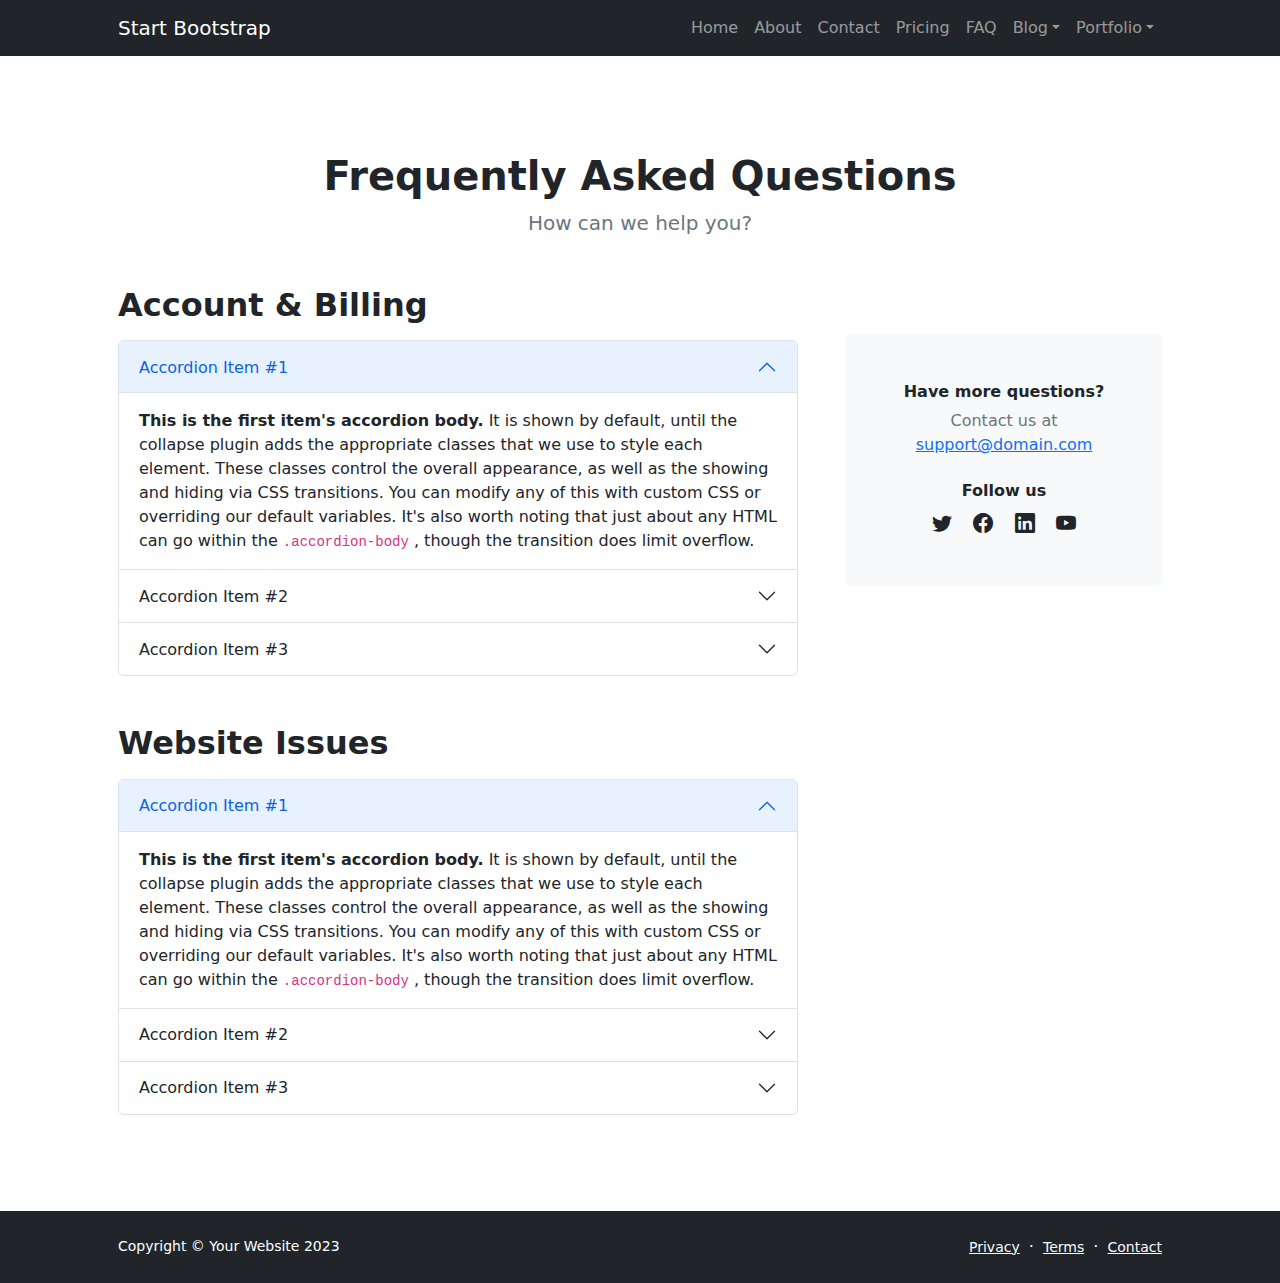
<file: faq.html>
<!DOCTYPE html>
<html lang="en">
    <head>
        <meta charset="utf-8" />
        <meta name="viewport" content="width=device-width, initial-scale=1, shrink-to-fit=no" />
        <meta name="description" content="" />
        <meta name="author" content="" />
        <title>Modern Business - Start Bootstrap Template</title>
        <!-- Favicon-->
        <link rel="icon" type="image/x-icon" href="assets/favicon.ico" />
        <!-- Bootstrap icons-->
        <link href="https://cdn.jsdelivr.net/npm/bootstrap-icons@1.5.0/font/bootstrap-icons.css" rel="stylesheet" />
        <!-- Core theme CSS (includes Bootstrap)-->
        <link href="css/styles.css" rel="stylesheet" />
    </head>
    <body class="d-flex flex-column h-100">
        <main class="flex-shrink-0">
            <!-- Navigation-->
            <nav class="navbar navbar-expand-lg navbar-dark bg-dark">
                <div class="container px-5">
                    <a class="navbar-brand" href="index.html">Start Bootstrap</a>
                    <button class="navbar-toggler" type="button" data-bs-toggle="collapse" data-bs-target="#navbarSupportedContent" aria-controls="navbarSupportedContent" aria-expanded="false" aria-label="Toggle navigation"><span class="navbar-toggler-icon"></span></button>
                    <div class="collapse navbar-collapse" id="navbarSupportedContent">
                        <ul class="navbar-nav ms-auto mb-2 mb-lg-0">
                            <li class="nav-item"><a class="nav-link" href="index.html">Home</a></li>
                            <li class="nav-item"><a class="nav-link" href="about.html">About</a></li>
                            <li class="nav-item"><a class="nav-link" href="contact.html">Contact</a></li>
                            <li class="nav-item"><a class="nav-link" href="pricing.html">Pricing</a></li>
                            <li class="nav-item"><a class="nav-link" href="faq.html">FAQ</a></li>
                            <li class="nav-item dropdown">
                                <a class="nav-link dropdown-toggle" id="navbarDropdownBlog" href="#" role="button" data-bs-toggle="dropdown" aria-expanded="false">Blog</a>
                                <ul class="dropdown-menu dropdown-menu-end" aria-labelledby="navbarDropdownBlog">
                                    <li><a class="dropdown-item" href="blog-home.html">Blog Home</a></li>
                                    <li><a class="dropdown-item" href="blog-post.html">Blog Post</a></li>
                                </ul>
                            </li>
                            <li class="nav-item dropdown">
                                <a class="nav-link dropdown-toggle" id="navbarDropdownPortfolio" href="#" role="button" data-bs-toggle="dropdown" aria-expanded="false">Portfolio</a>
                                <ul class="dropdown-menu dropdown-menu-end" aria-labelledby="navbarDropdownPortfolio">
                                    <li><a class="dropdown-item" href="portfolio-overview.html">Portfolio Overview</a></li>
                                    <li><a class="dropdown-item" href="portfolio-item.html">Portfolio Item</a></li>
                                </ul>
                            </li>
                        </ul>
                    </div>
                </div>
            </nav>
            <!-- Page Content-->
            <section class="py-5">
                <div class="container px-5 my-5">
                    <div class="text-center mb-5">
                        <h1 class="fw-bolder">Frequently Asked Questions</h1>
                        <p class="lead fw-normal text-muted mb-0">How can we help you?</p>
                    </div>
                    <div class="row gx-5">
                        <div class="col-xl-8">
                            <!-- FAQ Accordion 1-->
                            <h2 class="fw-bolder mb-3">Account &amp; Billing</h2>
                            <div class="accordion mb-5" id="accordionExample">
                                <div class="accordion-item">
                                    <h3 class="accordion-header" id="headingOne"><button class="accordion-button" type="button" data-bs-toggle="collapse" data-bs-target="#collapseOne" aria-expanded="true" aria-controls="collapseOne">Accordion Item #1</button></h3>
                                    <div class="accordion-collapse collapse show" id="collapseOne" aria-labelledby="headingOne" data-bs-parent="#accordionExample">
                                        <div class="accordion-body">
                                            <strong>This is the first item's accordion body.</strong>
                                            It is shown by default, until the collapse plugin adds the appropriate classes that we use to style each element. These classes control the overall appearance, as well as the showing and hiding via CSS transitions. You can modify any of this with custom CSS or overriding our default variables. It's also worth noting that just about any HTML can go within the
                                            <code>.accordion-body</code>
                                            , though the transition does limit overflow.
                                        </div>
                                    </div>
                                </div>
                                <div class="accordion-item">
                                    <h3 class="accordion-header" id="headingTwo"><button class="accordion-button collapsed" type="button" data-bs-toggle="collapse" data-bs-target="#collapseTwo" aria-expanded="false" aria-controls="collapseTwo">Accordion Item #2</button></h3>
                                    <div class="accordion-collapse collapse" id="collapseTwo" aria-labelledby="headingTwo" data-bs-parent="#accordionExample">
                                        <div class="accordion-body">
                                            <strong>This is the second item's accordion body.</strong>
                                            It is hidden by default, until the collapse plugin adds the appropriate classes that we use to style each element. These classes control the overall appearance, as well as the showing and hiding via CSS transitions. You can modify any of this with custom CSS or overriding our default variables. It's also worth noting that just about any HTML can go within the
                                            <code>.accordion-body</code>
                                            , though the transition does limit overflow.
                                        </div>
                                    </div>
                                </div>
                                <div class="accordion-item">
                                    <h3 class="accordion-header" id="headingThree"><button class="accordion-button collapsed" type="button" data-bs-toggle="collapse" data-bs-target="#collapseThree" aria-expanded="false" aria-controls="collapseThree">Accordion Item #3</button></h3>
                                    <div class="accordion-collapse collapse" id="collapseThree" aria-labelledby="headingThree" data-bs-parent="#accordionExample">
                                        <div class="accordion-body">
                                            <strong>This is the third item's accordion body.</strong>
                                            It is hidden by default, until the collapse plugin adds the appropriate classes that we use to style each element. These classes control the overall appearance, as well as the showing and hiding via CSS transitions. You can modify any of this with custom CSS or overriding our default variables. It's also worth noting that just about any HTML can go within the
                                            <code>.accordion-body</code>
                                            , though the transition does limit overflow.
                                        </div>
                                    </div>
                                </div>
                            </div>
                            <!-- FAQ Accordion 2-->
                            <h2 class="fw-bolder mb-3">Website Issues</h2>
                            <div class="accordion mb-5 mb-xl-0" id="accordionExample2">
                                <div class="accordion-item">
                                    <h3 class="accordion-header" id="headingOne"><button class="accordion-button" type="button" data-bs-toggle="collapse" data-bs-target="#collapseOne2" aria-expanded="true" aria-controls="collapseOne2">Accordion Item #1</button></h3>
                                    <div class="accordion-collapse collapse show" id="collapseOne2" aria-labelledby="headingOne" data-bs-parent="#accordionExample2">
                                        <div class="accordion-body">
                                            <strong>This is the first item's accordion body.</strong>
                                            It is shown by default, until the collapse plugin adds the appropriate classes that we use to style each element. These classes control the overall appearance, as well as the showing and hiding via CSS transitions. You can modify any of this with custom CSS or overriding our default variables. It's also worth noting that just about any HTML can go within the
                                            <code>.accordion-body</code>
                                            , though the transition does limit overflow.
                                        </div>
                                    </div>
                                </div>
                                <div class="accordion-item">
                                    <h3 class="accordion-header" id="headingTwo"><button class="accordion-button collapsed" type="button" data-bs-toggle="collapse" data-bs-target="#collapseTwo2" aria-expanded="false" aria-controls="collapseTwo2">Accordion Item #2</button></h3>
                                    <div class="accordion-collapse collapse" id="collapseTwo2" aria-labelledby="headingTwo" data-bs-parent="#accordionExample2">
                                        <div class="accordion-body">
                                            <strong>This is the second item's accordion body.</strong>
                                            It is hidden by default, until the collapse plugin adds the appropriate classes that we use to style each element. These classes control the overall appearance, as well as the showing and hiding via CSS transitions. You can modify any of this with custom CSS or overriding our default variables. It's also worth noting that just about any HTML can go within the
                                            <code>.accordion-body</code>
                                            , though the transition does limit overflow.
                                        </div>
                                    </div>
                                </div>
                                <div class="accordion-item">
                                    <h3 class="accordion-header" id="headingThree"><button class="accordion-button collapsed" type="button" data-bs-toggle="collapse" data-bs-target="#collapseThree2" aria-expanded="false" aria-controls="collapseThree2">Accordion Item #3</button></h3>
                                    <div class="accordion-collapse collapse" id="collapseThree2" aria-labelledby="headingThree" data-bs-parent="#accordionExample2">
                                        <div class="accordion-body">
                                            <strong>This is the third item's accordion body.</strong>
                                            It is hidden by default, until the collapse plugin adds the appropriate classes that we use to style each element. These classes control the overall appearance, as well as the showing and hiding via CSS transitions. You can modify any of this with custom CSS or overriding our default variables. It's also worth noting that just about any HTML can go within the
                                            <code>.accordion-body</code>
                                            , though the transition does limit overflow.
                                        </div>
                                    </div>
                                </div>
                            </div>
                        </div>
                        <div class="col-xl-4">
                            <div class="card border-0 bg-light mt-xl-5">
                                <div class="card-body p-4 py-lg-5">
                                    <div class="d-flex align-items-center justify-content-center">
                                        <div class="text-center">
                                            <div class="h6 fw-bolder">Have more questions?</div>
                                            <p class="text-muted mb-4">
                                                Contact us at
                                                <br />
                                                <a href="#!">support@domain.com</a>
                                            </p>
                                            <div class="h6 fw-bolder">Follow us</div>
                                            <a class="fs-5 px-2 link-dark" href="#!"><i class="bi-twitter"></i></a>
                                            <a class="fs-5 px-2 link-dark" href="#!"><i class="bi-facebook"></i></a>
                                            <a class="fs-5 px-2 link-dark" href="#!"><i class="bi-linkedin"></i></a>
                                            <a class="fs-5 px-2 link-dark" href="#!"><i class="bi-youtube"></i></a>
                                        </div>
                                    </div>
                                </div>
                            </div>
                        </div>
                    </div>
                </div>
            </section>
        </main>
        <!-- Footer-->
        <footer class="bg-dark py-4 mt-auto">
            <div class="container px-5">
                <div class="row align-items-center justify-content-between flex-column flex-sm-row">
                    <div class="col-auto"><div class="small m-0 text-white">Copyright &copy; Your Website 2023</div></div>
                    <div class="col-auto">
                        <a class="link-light small" href="#!">Privacy</a>
                        <span class="text-white mx-1">&middot;</span>
                        <a class="link-light small" href="#!">Terms</a>
                        <span class="text-white mx-1">&middot;</span>
                        <a class="link-light small" href="#!">Contact</a>
                    </div>
                </div>
            </div>
        </footer>
        <!-- Bootstrap core JS-->
        <script src="https://cdn.jsdelivr.net/npm/bootstrap@5.2.3/dist/js/bootstrap.bundle.min.js"></script>
        <!-- Core theme JS-->
        <script src="js/scripts.js"></script>
    </body>
</html>
</file>
<file: css/pages.css>
.sch_link{
    padding-bottom: 10px;
    color: #e63946;
    text-decoration: underline;
    text-decoration-style: dashed;
}
.link_green{
    color: rgb(25, 135, 84);
}
.link_blue{
    color: #0d6efd;
}
.sch_link:hover,.sch_link:active{
    color: #457b9d;
}
</file>
<file: css/timeline.css>
.mt-70{
    margin-top: 70px;
}

.mb-70{
    margin-bottom: 70px;
}

.card {
   box-shadow: 0 0.46875rem 2.1875rem rgba(4,9,20,0.03), 0 0.9375rem 1.40625rem rgba(4,9,20,0.03), 0 0.25rem 0.53125rem rgba(4,9,20,0.05), 0 0.125rem 0.1875rem rgba(4,9,20,0.03);
   border-width: 0;
   transition: all .2s;
}

.card {
   position: relative;
   display: flex;
   flex-direction: column;
   min-width: 0;
   word-wrap: break-word;
   background-color: #fff;
   background-clip: border-box;
   border: 1px solid rgba(26,54,126,0.125);
   border-radius: .25rem;
}

.card-body {
   flex: 1 1 auto;
   padding: 1.25rem;
}
.vertical-timeline {
   width: 100%;
   position: relative;
   padding: 1.5rem 0 1rem;
}

.vertical-timeline::before {
   content: '';
   position: absolute;
   top: 0;
   left: 67px;
   height: 100%;
   width: 4px;
   background: #e9ecef;
   border-radius: .25rem;
}

.vertical-timeline-element {
   position: relative;
   margin: 0 0 1rem;
}

.vertical-timeline--animate .vertical-timeline-element-icon.bounce-in {
   visibility: visible;
   animation: cd-bounce-1 .8s;
}
.vertical-timeline-element-icon {
   position: absolute;
   top: 0;
   left: 60px;
}

.vertical-timeline-element-icon .badge-dot-xl {
   box-shadow: 0 0 0 5px #fff;
}

.badge-dot-xl {
   width: 18px;
   height: 18px;
   position: relative;
}
.badge:empty {
   display: none;
}


.badge-dot-xl::before {
   content: '';
   width: 10px;
   height: 10px;
   border-radius: .25rem;
   position: absolute;
   left: 50%;
   top: 50%;
   margin: -5px 0 0 -5px;
   background: #fff;
}

.vertical-timeline-element-content {
   position: relative;
   margin-left: 90px;
   font-size: .8rem;
}

.vertical-timeline-element-content .timeline-title {
   font-size: 20px;
   text-transform: uppercase;
   margin: 0 0 .5rem;
   padding: 2px 0 0;
   font-weight: bold;
}
p{
    font-size: 16px;
}
.vertical-timeline-element-content .vertical-timeline-element-date {
   display: block;
   position: absolute;
   left: -90px;
   top: 0;
   padding-right: 10px;
   text-align: right;
   color: #adb5bd;
   font-size: .7619rem;
   white-space: nowrap;
}

.vertical-timeline-element-content:after {
   content: "";
   display: table;
   clear: both;
}
</file>
